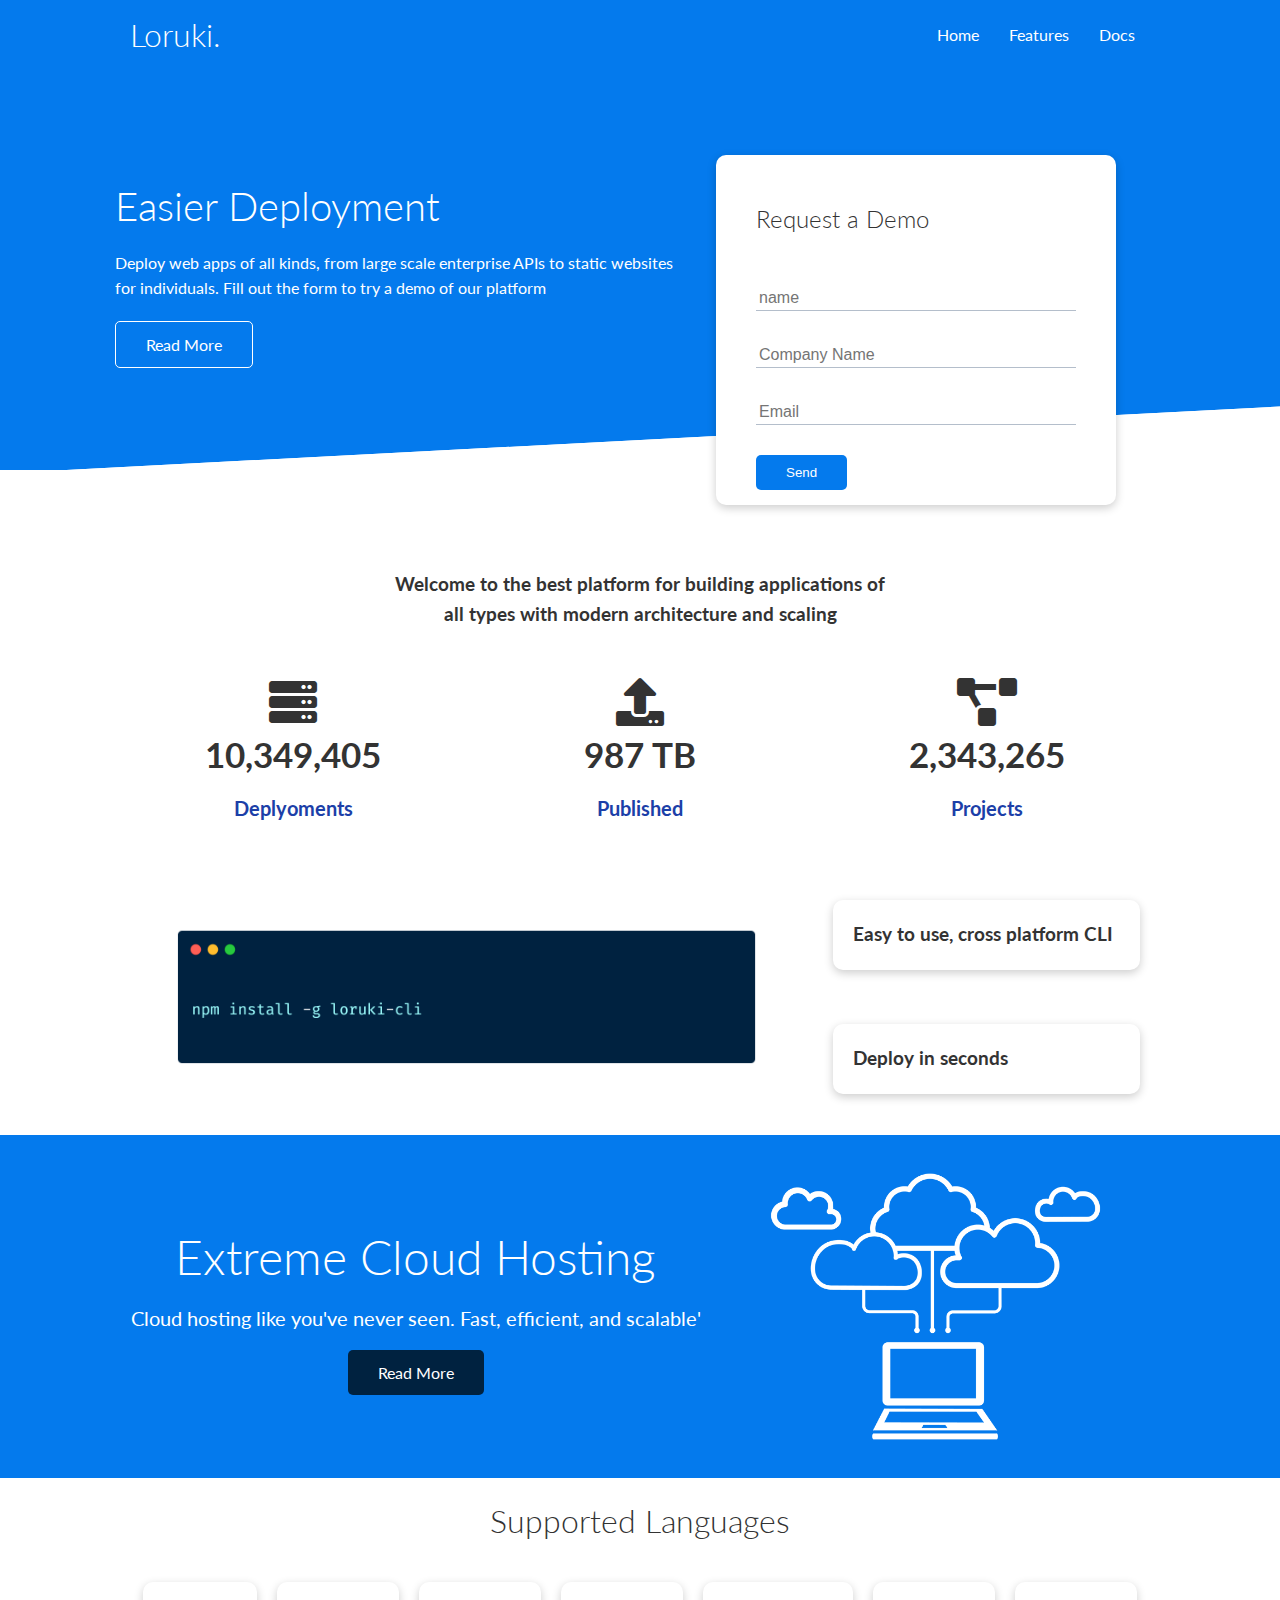
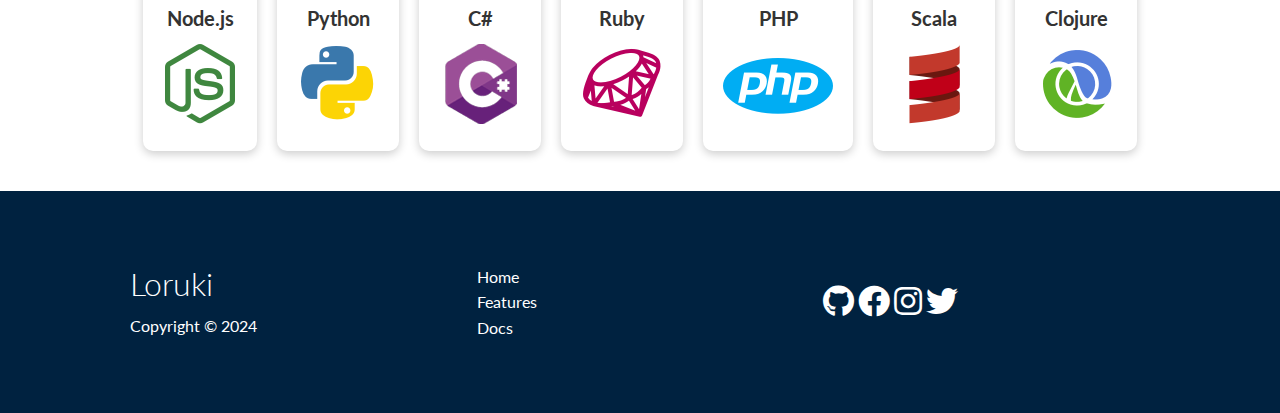
<file: index.html>
<!DOCTYPE html>
<html lang="en">
  <head>
    <meta charset="UTF-8" />
    <meta name="viewport" content="width=device-width, initial-scale=1.0" />
    <link
      href="https://cdnjs.cloudflare.com/ajax/libs/font-awesome/5.13.0/css/all.min.css"
      rel="stylesheet"
    />
    <link rel="stylesheet" href="css/utilities.css" />
    <link rel="stylesheet" href="css/style.css" />
    <title>Loruki | Cloud Hosting For Everyone</title>
  </head>
  <body>
    <!-- Navbar -->
    <div class="navbar">
      <div class="container flex">
        <h1 class="logo">Loruki.</h1>
        <nav>
          <ul>
            <li><a href="index.html">Home</a></li>
            <li><a href="features.html">Features</a></li>
            <li><a href="docs.html">Docs</a></li>
          </ul>
        </nav>
      </div>
    </div>
    <!-- Showcase -->
    <section class="showcase">
      <div class="container grid">
        <div class="showcase-text">
          <h1>Easier Deployment</h1>
          <p>
            Deploy web apps of all kinds, from large scale enterprise APIs to
            static websites for individuals. Fill out the form to try a demo of
            our platform
          </p>
          <a href="features.html" class="btn btn-outline">Read More</a>
        </div>
        <div class="showcase-form card">
          <h2>Request a Demo</h2>
          <form
            name="contact"
            method="POST"
            netlify-honepypot="bot-field"
            data-netlify="true"
          >
            <input type="hidden" name="form-name" value="contact" />
            <p class="hidden">
              <label
                >Don't fill this out if you're human: <input name="bot-field"
              /></label>
            </p>
            <div class="form-control">
              <input type="text" name="name" placeholder="name" required />
            </div>
            <div class="form-control">
              <input
                type="text"
                name="company"
                placeholder="Company Name"
                required
              />
            </div>
            <div class="form-control">
              <input type="email" name="email" placeholder="Email" required />
            </div>
            <input type="submit" value="Send" class="btn btn-primary" />
          </form>
        </div>
      </div>
    </section>
    <!-- Stats -->
    <section class="stats">
      <div class="container">
        <h3 class="stats-heading text-center my-1">
          Welcome to the best platform for building applications of all types
          with modern architecture and scaling
        </h3>

        <div class="grid grid-3 text-center my-4">
          <div>
            <i class="fas fa-server fa-3x"></i>
            <h3>10,349,405</h3>
            <p class="text-secondary">Deplyoments</p>
          </div>
          <div>
            <i class="fas fa-upload fa-3x"></i>
            <h3>987 TB</h3>
            <p class="text-secondary">Published</p>
          </div>
          <div>
            <i class="fas fa-project-diagram fa-3x"></i>
            <h3>2,343,265</h3>
            <p class="text-secondary">Projects</p>
          </div>
        </div>
      </div>
    </section>
    <!-- Cli -->
    <section class="cli">
      <div class="container grid">
        <img src="images/cli.png" alt="CLI" />
        <div class="card">
          <h3>Easy to use, cross platform CLI</h3>
        </div>
        <div class="card">
          <h3>Deploy in seconds</h3>
        </div>
      </div>
    </section>
    <!-- Cloud -->
    <section class="cloud bg-primary my-2 py-2">
      <div class="container grid">
        <div class="text-center">
          <h2 class="lg">Extreme Cloud Hosting</h2>
          <p class="lead my-1">
            Cloud hosting like you've never seen. Fast, efficient, and scalable'
          </p>
          <a href="features.html" class="btn btn-dark">Read More</a>
        </div>
        <img src="images/cloud.png" alt="Cloud" />
      </div>
    </section>
    <!-- Languages -->
    <section class="languages">
      <h2 class="md text-center my-2">Supported Languages</h2>
      <div class="container flex">
        <div class="card">
          <h4>Node.js</h4>
          <img src="images/logos/node.png" alt="" />
        </div>
        <div class="card">
          <h4>Python</h4>
          <img src="images/logos/python.png" alt="" />
        </div>
        <div class="card">
          <h4>C#</h4>
          <img src="images/logos/csharp.png" alt="" />
        </div>
        <div class="card">
          <h4>Ruby</h4>
          <img src="images/logos/ruby.png" alt="" />
        </div>
        <div class="card">
          <h4>PHP</h4>
          <img src="images/logos/php.png" alt="" />
        </div>
        <div class="card">
          <h4>Scala</h4>
          <img src="images/logos/scala.png" alt="" />
        </div>
        <div class="card">
          <h4>Clojure</h4>
          <img src="images/logos/clojure.png" alt="" />
        </div>
      </div>
    </section>
    <!-- Footer -->
    <footer class="footer bg-dark py-5">
      <div class="container grid grid-3">
        <div>
          <h1>Loruki</h1>
          <p>Copyright &copy; 2024</p>
        </div>
        <nav>
          <ul>
            <li><a href="index.html">Home</a></li>
            <li><a href="features.html">Features</a></li>
            <li><a href="docs.html">Docs</a></li>
          </ul>
        </nav>
        <div class="social">
          <a href="#"><i class="fab fa-github fa-2x"></i></a>
          <a href="#"><i class="fab fa-facebook fa-2x"></i></a>
          <a href="#"><i class="fab fa-instagram fa-2x"></i></a>
          <a href="#"><i class="fab fa-twitter fa-2x"></i></a>
        </div>
      </div>
    </footer>
  </body>
</html>
</file>
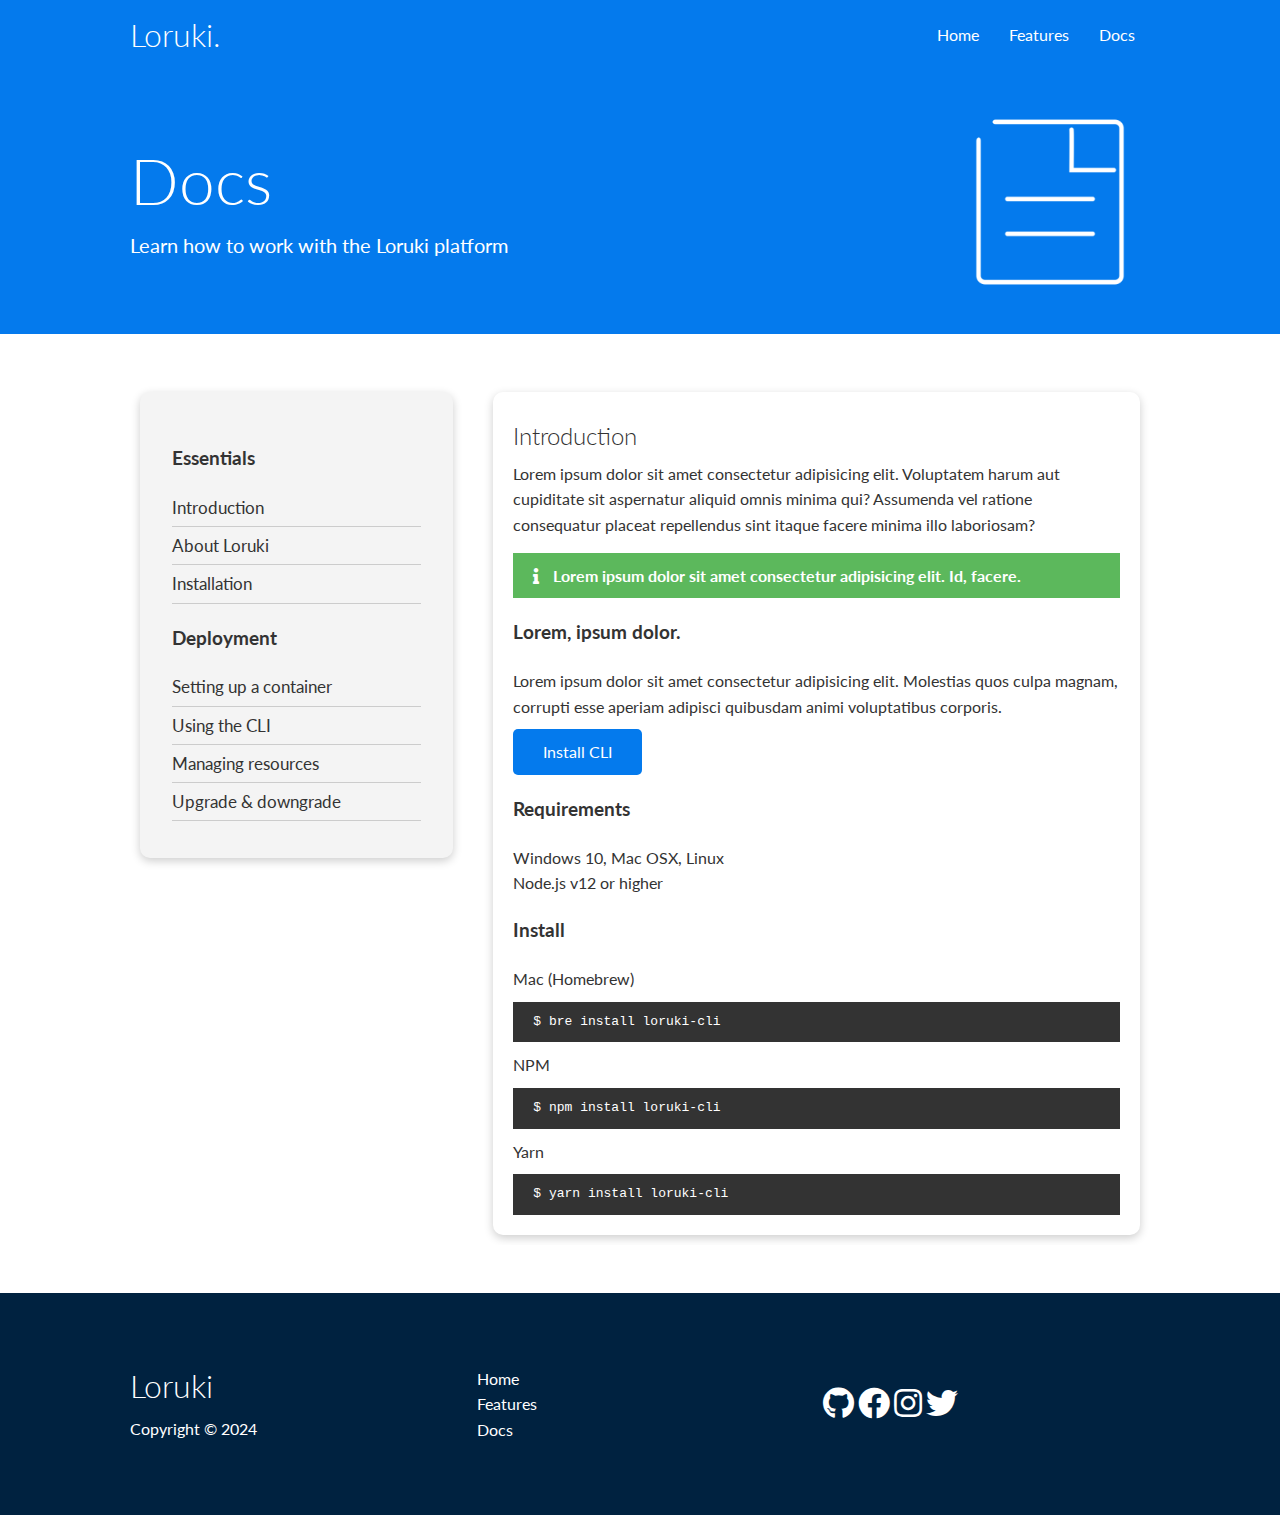
<file: docs.html>
<!DOCTYPE html>
<html lang="en">
  <head>
    <meta charset="UTF-8" />
    <meta name="viewport" content="width=device-width, initial-scale=1.0" />
    <link
      href="https://cdnjs.cloudflare.com/ajax/libs/font-awesome/5.13.0/css/all.min.css"
      rel="stylesheet"
    />
    <link rel="stylesheet" href="css/utilities.css" />
    <link rel="stylesheet" href="css/style.css" />
    <title>Loruki | Cloud Hosting For Everyone</title>
  </head>
  <body>
    <!-- Navbar -->
    <div class="navbar">
      <div class="container flex">
        <h1 class="logo">Loruki.</h1>
        <nav>
          <ul>
            <li><a href="index.html">Home</a></li>
            <li><a href="features.html">Features</a></li>
            <li><a href="docs.html">Docs</a></li>
          </ul>
        </nav>
      </div>
    </div>
    <!-- Head -->
    <section class="docs-head bg-primary py-3">
      <div class="container grid">
        <div>
          <h1 class="xl">Docs</h1>
          <p class="lead">Learn how to work with the Loruki platform</p>
        </div>
        <img src="images/docs.png" alt="server" />
      </div>
    </section>
    <!-- Docs Main -->
    <section class="docs-main my-4">
      <div class="container grid">
        <div class="card bg-light p-3">
          <h3 class="my-2">Essentials</h3>
          <nav>
            <ul>
              <li><a class="text-primary" href="#">Introduction</a></li>
              <li><a href="#">About Loruki</a></li>
              <li><a href="#">Installation</a></li>
            </ul>
          </nav>
          <h3 class="my-2">Deployment</h3>
          <nav>
            <ul>
              <li><a href="#">Setting up a container</a></li>
              <li><a href="#">Using the CLI</a></li>
              <li><a href="#">Managing resources</a></li>
              <li><a href="#">Upgrade & downgrade</a></li>
            </ul>
          </nav>
        </div>
        <div class="card">
          <h2>Introduction</h2>
          <p>
            Lorem ipsum dolor sit amet consectetur adipisicing elit. Voluptatem
            harum aut cupiditate sit aspernatur aliquid omnis minima qui?
            Assumenda vel ratione consequatur placeat repellendus sint itaque
            facere minima illo laboriosam?
          </p>
          <div class="alert alert-success">
            <i class="fas fa-info"></i> Lorem ipsum dolor sit amet consectetur
            adipisicing elit. Id, facere.
          </div>
          <h3>Lorem, ipsum dolor.</h3>
          <p>
            Lorem ipsum dolor sit amet consectetur adipisicing elit. Molestias
            quos culpa magnam, corrupti esse aperiam adipisci quibusdam animi
            voluptatibus corporis.
          </p>
          <a href="#" class="btn btn-primary">Install CLI</a>
          <h3>Requirements</h3>
          <ul>
            <li>Windows 10, Mac OSX, Linux</li>
            <li>Node.js v12 or higher</li>
          </ul>
          <h3>Install</h3>
          <p>Mac (Homebrew)</p>
          <pre><code>$ bre install loruki-cli</code></pre>
          <p>NPM</p>
          <pre><code>$ npm install loruki-cli</code></pre>
          <p>Yarn</p>
          <pre><code>$ yarn install loruki-cli</code></pre>
        </div>
      </div>
    </section>
    <!-- Footer -->
    <footer class="footer bg-dark py-5">
      <div class="container grid grid-3">
        <div>
          <h1>Loruki</h1>
          <p>Copyright &copy; 2024</p>
        </div>
        <nav>
          <ul>
            <li><a href="index.html">Home</a></li>
            <li><a href="features.html">Features</a></li>
            <li><a href="docs.html">Docs</a></li>
          </ul>
        </nav>
        <div class="social">
          <a href="#"><i class="fab fa-github fa-2x"></i></a>
          <a href="#"><i class="fab fa-facebook fa-2x"></i></a>
          <a href="#"><i class="fab fa-instagram fa-2x"></i></a>
          <a href="#"><i class="fab fa-twitter fa-2x"></i></a>
        </div>
      </div>
    </footer>
  </body>
</html>
</file>
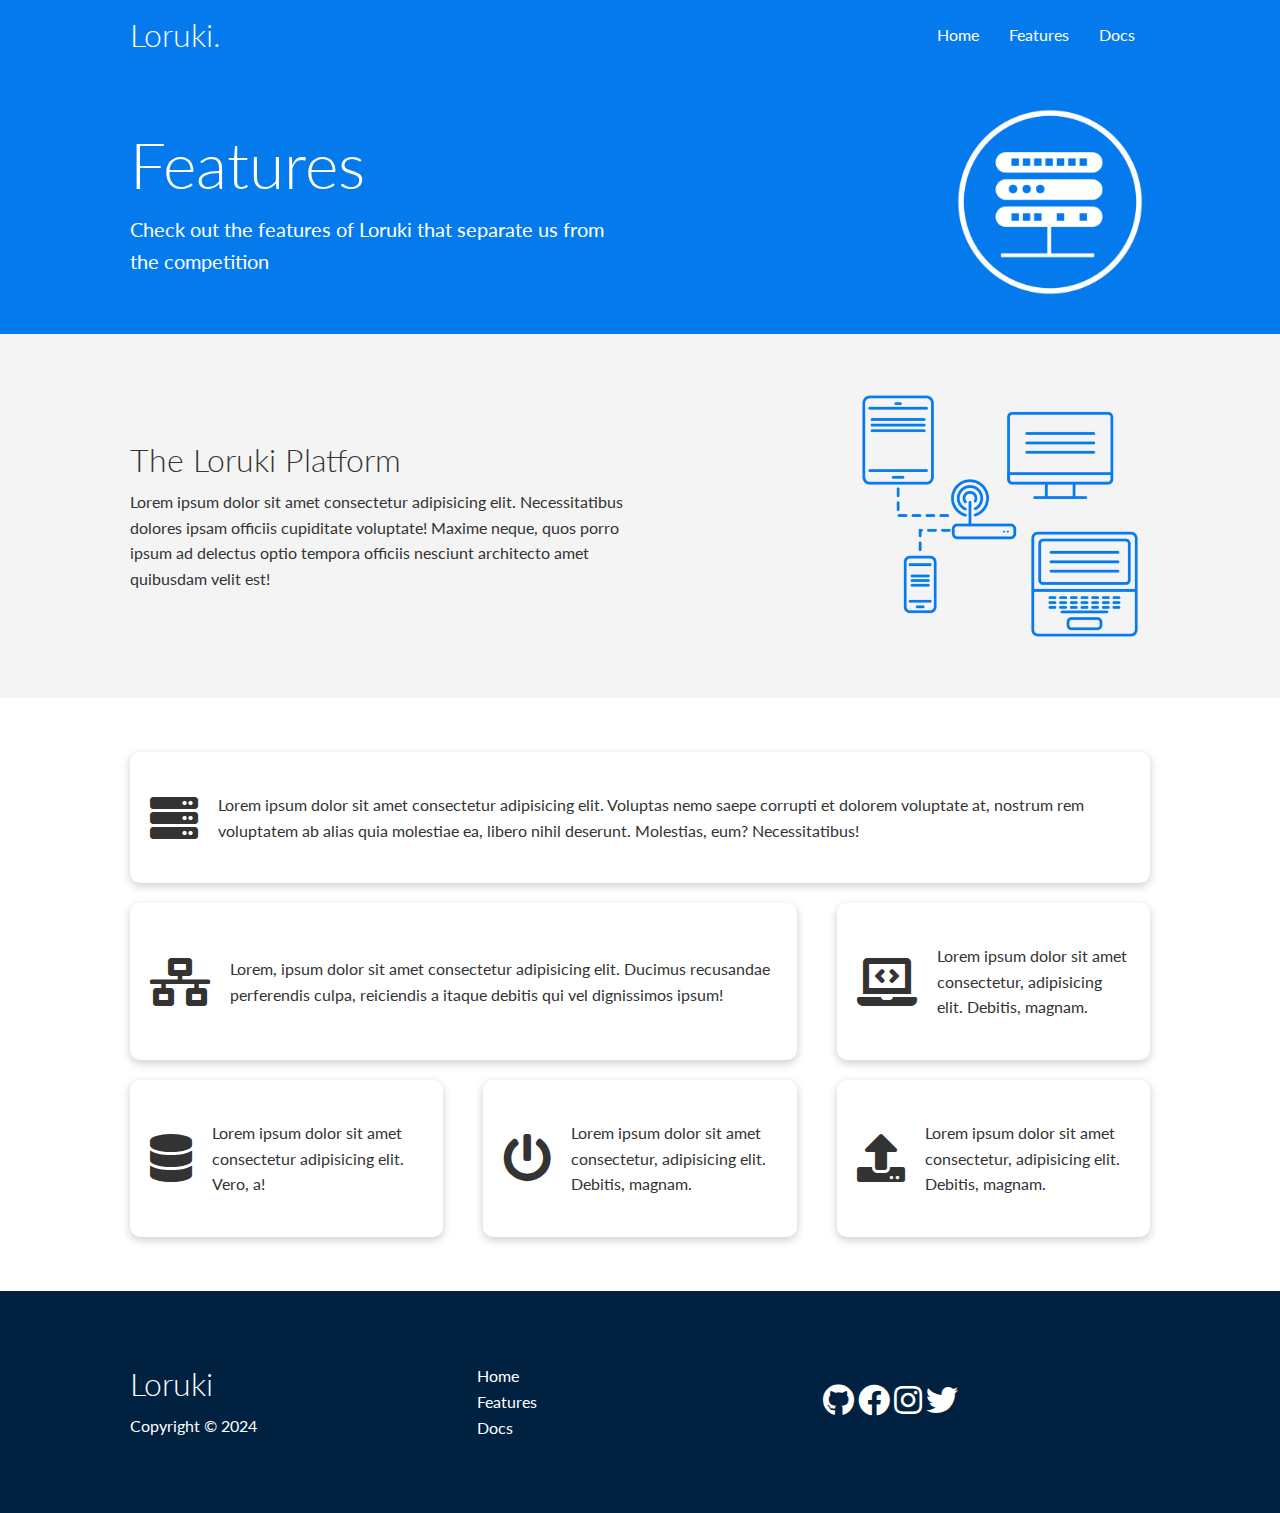
<file: features.html>
<!DOCTYPE html>
<html lang="en">
  <head>
    <meta charset="UTF-8" />
    <meta name="viewport" content="width=device-width, initial-scale=1.0" />
    <link
      href="https://cdnjs.cloudflare.com/ajax/libs/font-awesome/5.13.0/css/all.min.css"
      rel="stylesheet"
    />
    <link rel="stylesheet" href="css/utilities.css" />
    <link rel="stylesheet" href="css/style.css" />
    <title>Loruki | Cloud Hosting For Everyone</title>
  </head>
  <body>
    <!-- Navbar -->
    <div class="navbar">
      <div class="container flex">
        <h1 class="logo">Loruki.</h1>
        <nav>
          <ul>
            <li><a href="index.html">Home</a></li>
            <li><a href="features.html">Features</a></li>
            <li><a href="docs.html">Docs</a></li>
          </ul>
        </nav>
      </div>
    </div>
    <!-- Head -->
    <section class="features-head bg-primary py-3">
      <div class="container grid">
        <div>
          <h1 class="xl">Features</h1>
          <p class="lead">
            Check out the features of Loruki that separate us from the
            competition
          </p>
        </div>
        <img src="images/server.png" alt="server" />
      </div>
    </section>
    <!-- Sub head -->
    <section class="features-sub-head bg-light py-3">
      <div class="container grid">
        <div>
          <h1 class="md">The Loruki Platform</h1>
          <p>
            Lorem ipsum dolor sit amet consectetur adipisicing elit.
            Necessitatibus dolores ipsam officiis cupiditate voluptate! Maxime
            neque, quos porro ipsum ad delectus optio tempora officiis nesciunt
            architecto amet quibusdam velit est!
          </p>
        </div>
        <img src="images/server2.png" alt="server" />
      </div>
    </section>
    <!-- Main -->
    <section class="features-main my-2">
      <div class="container grid grid-3">
        <div class="card flex">
          <i class="fas fa-server fa-3x"></i>
          <p>
            Lorem ipsum dolor sit amet consectetur adipisicing elit. Voluptas
            nemo saepe corrupti et dolorem voluptate at, nostrum rem voluptatem
            ab alias quia molestiae ea, libero nihil deserunt. Molestias, eum?
            Necessitatibus!
          </p>
        </div>
        <div class="card flex">
          <i class="fas fa-network-wired fa-3x"></i>
          <p>
            Lorem, ipsum dolor sit amet consectetur adipisicing elit. Ducimus
            recusandae perferendis culpa, reiciendis a itaque debitis qui vel
            dignissimos ipsum!
          </p>
        </div>
        <div class="card flex">
          <i class="fas fa-laptop-code fa-3x"></i>
          <p>
            Lorem ipsum dolor sit amet consectetur, adipisicing elit. Debitis,
            magnam.
          </p>
        </div>
        <div class="card flex">
          <i class="fas fa-database fa-3x"></i>
          <p>
            Lorem ipsum dolor sit amet consectetur adipisicing elit. Vero, a!
          </p>
        </div>
        <div class="card flex">
          <i class="fas fa-power-off fa-3x"></i>
          <p>
            Lorem ipsum dolor sit amet consectetur, adipisicing elit. Debitis,
            magnam.
          </p>
        </div>
        <div class="card flex">
          <i class="fas fa-upload fa-3x"></i>
          <p>
            Lorem ipsum dolor sit amet consectetur, adipisicing elit. Debitis,
            magnam.
          </p>
        </div>
      </div>
    </section>
    <!-- Footer -->
    <footer class="footer bg-dark py-5">
      <div class="container grid grid-3">
        <div>
          <h1>Loruki</h1>
          <p>Copyright &copy; 2024</p>
        </div>
        <nav>
          <ul>
            <li><a href="index.html">Home</a></li>
            <li><a href="features.html">Features</a></li>
            <li><a href="docs.html">Docs</a></li>
          </ul>
        </nav>
        <div class="social">
          <a href="#"><i class="fab fa-github fa-2x"></i></a>
          <a href="#"><i class="fab fa-facebook fa-2x"></i></a>
          <a href="#"><i class="fab fa-instagram fa-2x"></i></a>
          <a href="#"><i class="fab fa-twitter fa-2x"></i></a>
        </div>
      </div>
    </footer>
  </body>
</html>
</file>
<file: css/utilities.css>
/* Utilities */

.container {
  max-width: 1100px;
  margin: 0 auto;
  overflow: auto;
  padding: 0 40px;
}

.card {
  background-color: #fff;
  color: #333;
  border-radius: 10px;
  box-shadow: 0 3px 10px rgba(0, 0, 0, 0.2);
  padding: 20px;
  margin: 10px;
}

.btn {
  display: inline-block;
  padding: 10px 30px;
  cursor: pointer;
  background: var(--primary-color);
  color: #fff;
  border: none;
  border-radius: 5px;
}

.btn-outline {
  background-color: transparent;
  border: 1px solid #fff;
}

.btn:hover {
  transform: scale(0.98);
}

/* Backgrounsd & coloured buttons */
.bg-primary,
.btn-primary {
  background-color: var(--primary-color);
  color: #fff;
}

.bg-secondary,
.btn-secondary {
  background-color: var(--secondary-color);
  color: #fff;
}

.bg-dark,
.btn-dark {
  background-color: var(--dark-color);
  color: #fff;
}

.bg-light,
.btn-light {
  background-color: var(--light-color);
  color: #333;
}

.bg-primary a,
.btn-primary a,
.bg-secondary a,
.btn-secondary a,
.bg-dark a,
.btn-dark a {
  color: #fff;
}

/* Text colours */
.textprimary {
  color: var(--primary-color);
}

.text-secondary {
  color: var(--secondary-color);
}

.text-dark {
  color: var(--dark-color);
}

.text-light {
  color: var(--light-color);
}

/* Text sizes */
.lead {
  font-size: 20px;
}

.sm {
  font-size: 1rem;
}

.md {
  font-size: 2rem;
}

.lg {
  font-size: 3rem;
}

.xl {
  font-size: 4rem;
}

.text-center {
  text-align: center;
}

/* Alert */
.alert {
  background-color: var(--light-color);
  padding: 10px 20px;
  font-weight: 700;
  margin: 15px 0;
}

.alert i {
  margin-right: 10px;
}

.alert-success {
  background-color: var(--success-color);
  color: #fff;
}
.error-success {
  background-color: var(--error-color);
  color: #fff;
}

.flex {
  display: flex;
  justify-content: center;
  align-items: center;
  height: 100%;
}

.grid {
  display: grid;
  grid-template-columns: repeat(2, 1fr);
  gap: 20px;
  justify-content: center;
  align-items: center;
  height: 100%;
}

.grid-3 {
  grid-template-columns: repeat(3, 1fr);
}

/* Margin */

.my-1 {
  margin: 1rem 0;
}

.my-2 {
  margin: 1.5rem 0;
}

.my-3 {
  margin: 2rem 0;
}

.my-4 {
  margin: 3rem 0;
}

.my-5 {
  margin: 4rem 0;
}

.m-1 {
  margin: 1rem;
}

.m-2 {
  margin: 1.5rem;
}

.m-3 {
  margin: 2rem;
}

.m-4 {
  margin: 3rem;
}

.m-5 {
  margin: 4rem;
}

/* Padding */

.py-1 {
  padding: 1rem 0;
}

.py-2 {
  padding: 1.5rem 0;
}

.py-3 {
  padding: 2rem 0;
}

.py-4 {
  padding: 3rem 0;
}

.py-5 {
  padding: 4rem 0;
}

.p-1 {
  padding: 1rem;
}

.p-2 {
  padding: 1.5rem;
}

.p-3 {
  padding: 2rem;
}

.p-4 {
  padding: 3rem;
}

.p-5 {
  padding: 4rem;
}
</file>
<file: css/style.css>
@import url("https://fonts.googleapis.com/css2?family=Lato:ital,wght@0,100;0,300;0,400;0,700;0,900;1,100;1,300;1,400;1,700;1,900&display=swap");

:root {
  --primary-color: #047aed;
  --secondary-color: #1c3fa8;
  --dark-color: #002240;
  --light-color: #f4f4f4;
  --success-color: #5cb85c;
  --errro-color: #d9534f;
}

* {
  box-sizing: border-box;
  margin: 0;
  padding: 0;
}

body {
  font-family: "Lato", sans-serif;
  color: #333;
  line-height: 1.6;
}

ul {
  list-style-type: none;
}

a {
  text-decoration: none;
  color: #333;
}

h1,
h2 {
  font-weight: 300;
  line-height: 1.2;
  margin: 10px 0;
}

p {
  margin: 10px 0;
}

img {
  width: 100%;
}

code,
pre {
  background: #333;
  color: #fff;
  padding: 10px;
}

.hidden {
  visibility: hidden;
  height: 0;
}

/* Navbar */

.navbar {
  background-color: var(--primary-color);
  color: #fff;
  height: 70px;
}

.navbar ul {
  display: flex;
}

.navbar a {
  color: #fff;
  padding: 10px;
  margin: 0 5px;
}

.navbar a:hover {
  border-bottom: 2px solid #fff;
}

.navbar .flex {
  justify-content: space-between;
}

/* Showcase */
.showcase {
  height: 400px;
  background-color: var(--primary-color);
  color: #fff;
  position: relative;
}

.showcase h1 {
  font-size: 40px;
}

.showcase p {
  margin: 20px 0;
}

.showcase .grid {
  overflow: visible;
  grid-template-columns: 55% 45%;
  gap: 30px;
}

.showcase-text {
  animation: slideInFromLeft 1s ease-in;
}

.showcase-form {
  position: relative;
  top: 60px;
  height: 350px;
  width: 400px;
  padding: 40px;
  z-index: 100;
  justify-content: flex-end;
  animation: slideInFromRight 1s ease-in;
}

.showcase-form .form-control {
  margin: 30px 0;
}

.showcase-form input[type="text"],
.showcase-form input[type="email"] {
  border: 0;
  border-bottom: 1px solid #b4becb;
  width: 100%;
  padding: 3px;
  font-size: 16px;
}

.showcase-form input:focus {
  outline: none;
}

.showcase::before,
.showcase::after {
  content: "";
  position: absolute;
  height: 100px;
  bottom: -70px;
  right: 0;
  left: 0;
  background: #fff;
  transform: skewY(-3deg);
  -webkit-transform: skewY(-3deg);
  -moz-transform: skewY(-3deg);
  -ms-transform: skewY(-3deg);
}

/* Stats */
.stats {
  padding-top: 100px;
  animation: slideInFromBottom 1s ease-in;
}

.stats-heading {
  max-width: 500px;
  margin: auto;
}

.stats .grid h3 {
  font-size: 35px;
}

.stats .grid p {
  font-size: 20px;
  font-weight: 700;
}

/* Cli */
.cli .grid {
  grid-template-columns: repeat(3, 1fr);
  grid-template-rows: 1fr 1fr;
}

.cli .grid > *:first-child {
  grid-column: 1 / 3;
  grid-row: 1 / 3;
}

/* Cloud */
.cloud .grid {
  grid-template-columns: 4fr 3fr;
}

/* Langugaes */
.languages .flex {
  flex-wrap: wrap;
}

.languages .card {
  text-align: center;
  margin: 18px 10px 40px;
  transition: transform 0.2s ease-in;
}

.languages .card h4 {
  font-size: 20px;
  margin-bottom: 10px;
}

.languages .card:hover {
  transform: translateY(-15px);
}

/* Features */
.features-head img,
.docs-head img {
  width: 200px;
  justify-self: flex-end;
}

.features-sub-head img {
  width: 300px;
  justify-self: flex-end;
}

.features-main .card > i {
  margin-right: 20px;
}

.features-main .grid {
  padding: 30px;
}

.features-main .container > div:nth-of-type(1) {
  grid-column: 1 / 4;
}

.features-main .container > div:nth-of-type(2) {
  grid-column: 1 / 3;
}

/* Docs */
.docs-main h3 {
  margin: 20px 0;
}

.docs-main .grid {
  grid-template-columns: 1fr 2fr;
  align-items: start;
}

.docs-main nav li {
  font-size: 17px;
  padding-bottom: 5px;
  margin-bottom: 5px;
  border-bottom: 1px solid #ccc;
}

.docs-main a:hover {
  font-weight: 700;
}

/* Footer */
.footer .social-links {
  margin: 0 10px;
}

/* Animations */
@keyframes slideInFromLeft {
  0% {
    transform: translateX(-100%);
  }
  100% {
    transform: translateX(0);
  }
}

@keyframes slideInFromRight {
  0% {
    transform: translateX(100%);
  }
  100% {
    transform: translateX(0);
  }
}

@keyframes slideInFromTop {
  0% {
    transform: translateY(-100%);
  }
  100% {
    transform: translateX(0);
  }
}

@keyframes slideInFromBottom {
  0% {
    transform: translateY(100%);
  }
  100% {
    transform: translateX(0);
  }
}

/* Tablets & under */
@media (max-width: 768px) {
  .grid,
  .showcase .grid,
  .stats .grid,
  .cli .grid,
  .cloud .grid,
  .features-main .grid,
  .docs-main .grid {
    grid-template-columns: 1fr;
    grid-template-rows: 1fr;
  }

  .showcase {
    height: auto;
  }

  .showcase-text {
    text-align: center;
    margin-top: 40px;
    animation: slideInFromTop 1s ease-in;
  }

  .showcase-form {
    justify-self: center;
    margin: auto;
    animation: slideInFromBottom 1s ease-in;
  }

  .cli .grid > *:first-child {
    grid-column: 1;
    grid-row: 1;
  }

  .features-head,
  .features-sub-head,
  .docs-head {
    text-align: center;
  }

  .features-head img,
  .features-sub-head img,
  .docs-head img {
    justify-self: center;
  }

  .features-main .grid > *:first-child,
  .features-main .grid > *:nth-child(2) {
    grid-column: 1;
  }
}

/* Mobile */
@media (max-width: 500px) {
  .navbar {
    height: 110px;
  }
  .navbar .flex {
    flex-direction: column;
  }

  .navbar ul {
    padding: 10px;
    background-color: rgba(0, 0, 0, 0.1);
  }
}
</file>
